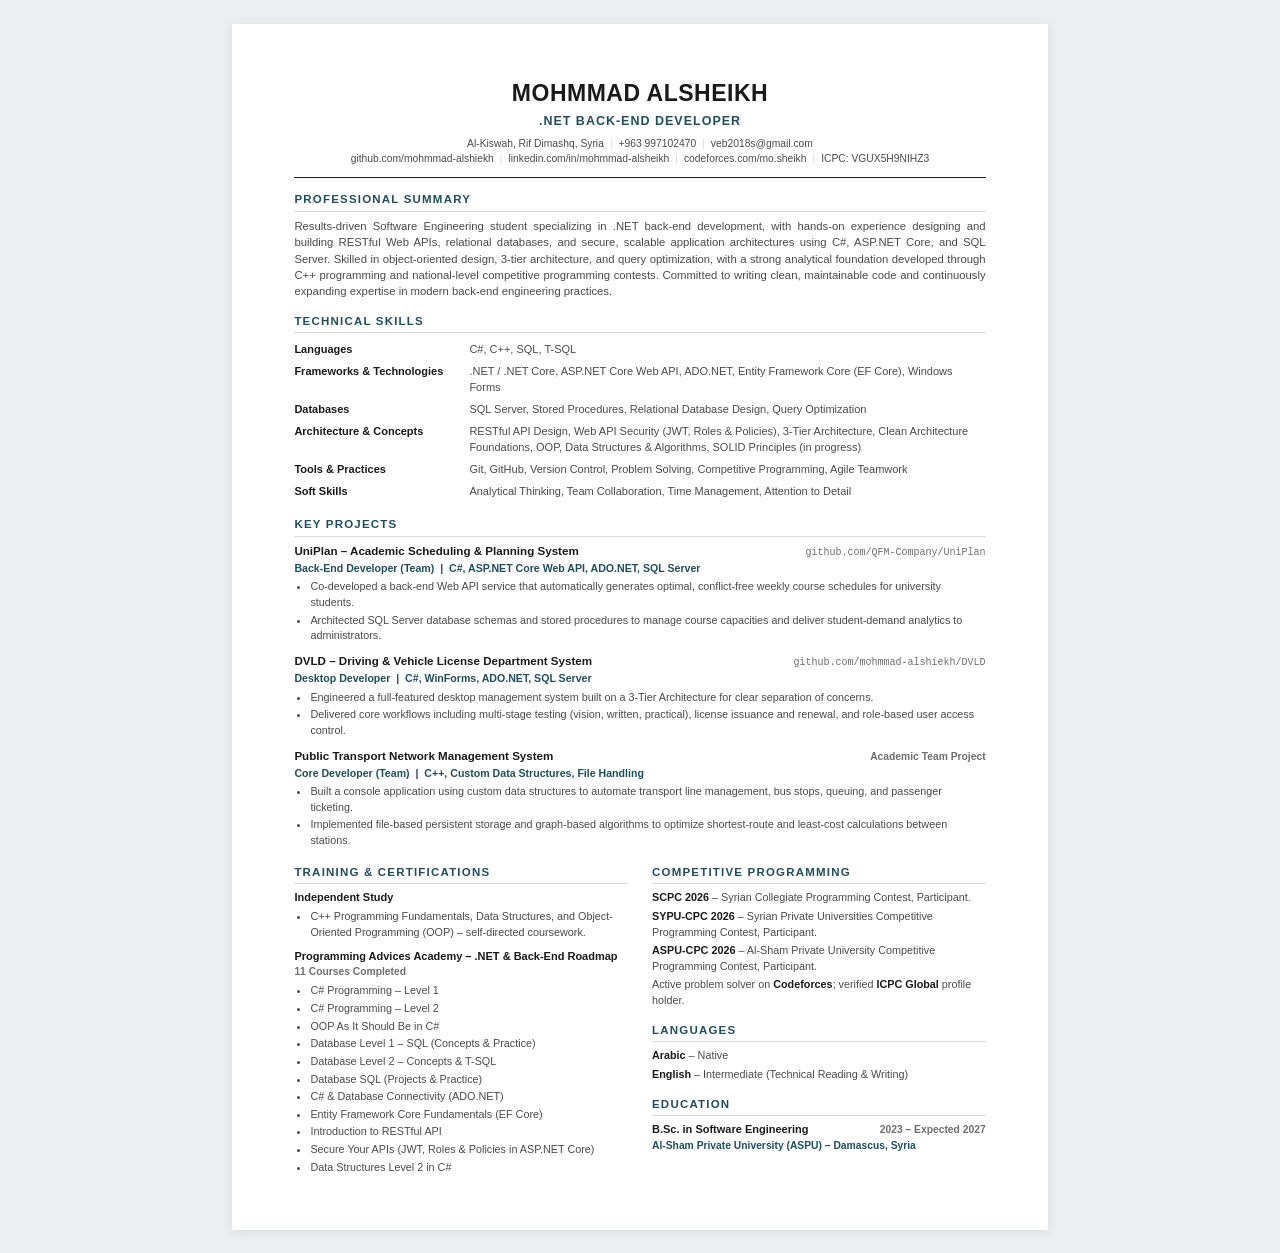
<file: index.html>
<!doctype html>
<html lang="en">
  <head>
    <meta charset="UTF-8" />
    <meta name="viewport" content="width=device-width, initial-scale=1.0" />
    <title>Mohmmad Alsheikh</title>
    <style>
      :root {
        --ink: #1a1a1a;
        --gray: #4a4a4a;
        --light-gray: #6e6e6e;
        --rule: #d9d9d9;
        --accent: #1f4e5f;
      }

      * {
        box-sizing: border-box;
        margin: 0;
        padding: 0;
      }

      html,
      body {
        background: #eceff1;
      }

      body {
        font-family: "Calibri", "Segoe UI", Arial, Helvetica, sans-serif;
        color: var(--ink);
        font-size: 11.3px;
        line-height: 1.45;
      }

      .page {
        background: #ffffff;
        width: 8.5in;
        min-height: 11in;
        margin: 24px auto;
        padding: 0.55in 0.65in;
        box-shadow: 0 2px 10px rgba(0, 0, 0, 0.08);
      }

      /* Header */
      header {
        text-align: center;
        margin-bottom: 12px;
      }

      h1 {
        font-size: 23px;
        font-weight: 700;
        letter-spacing: 0.5px;
        color: var(--ink);
      }

      .role-title {
        font-size: 12.5px;
        font-weight: 600;
        color: var(--accent);
        text-transform: uppercase;
        letter-spacing: 1px;
        margin-top: 2px;
      }

      .contact-line {
        margin-top: 7px;
        font-size: 10.3px;
        color: var(--gray);
      }

      .contact-line a {
        color: var(--gray);
        text-decoration: none;
      }

      .contact-line span.sep {
        color: var(--rule);
        margin: 0 6px;
      }

      hr.header-rule {
        border: none;
        border-top: 1.5px solid var(--ink);
        margin-top: 10px;
      }

      /* Sections */
      section {
        margin-top: 13px;
      }

      h2 {
        font-size: 11.5px;
        text-transform: uppercase;
        letter-spacing: 1.2px;
        color: var(--accent);
        border-bottom: 1px solid var(--rule);
        padding-bottom: 3px;
        margin-bottom: 6px;
        font-weight: 700;
      }

      p.summary {
        color: var(--gray);
        text-align: justify;
      }

      /* Skills */
      table.skills-grid {
        width: 100%;
        border-collapse: collapse;
        font-size: 11px;
      }

      .skills-grid td {
        padding: 3px 0;
        vertical-align: top;
      }

      .skills-grid td.skill-cat {
        font-weight: 700;
        color: var(--ink);
        width: 175px;
        white-space: nowrap;
        padding-right: 12px;
      }

      .skills-grid td.skill-val {
        color: var(--gray);
      }

      /* Items (projects / education / certs) */
      .item {
        margin-bottom: 9px;
      }
      .item:last-child {
        margin-bottom: 0;
      }

      .item-header {
        display: flex;
        justify-content: space-between;
        align-items: baseline;
        flex-wrap: wrap;
      }

      .item-title {
        font-weight: 700;
        font-size: 11.6px;
        color: var(--ink);
      }

      .item-date {
        font-size: 10.3px;
        color: var(--light-gray);
        font-weight: 600;
        white-space: nowrap;
      }

      .item-sub {
        font-size: 10.6px;
        color: var(--accent);
        font-weight: 600;
        margin-top: 1px;
      }

      .item-link {
        font-size: 10px;
        color: var(--light-gray);
        text-decoration: none;
        font-family: "Consolas", monospace;
      }

      ul.bullets {
        list-style-type: disc;
        margin-left: 16px;
        margin-top: 3px;
      }

      ul.bullets li {
        margin-bottom: 2px;
        font-size: 10.8px;
        color: var(--gray);
      }

      /* Two-column layout for lower sections to keep to one page */
      .two-col {
        display: grid;
        grid-template-columns: 1fr 1fr;
        column-gap: 24px;
      }

      .inline-list {
        list-style: none;
        margin-left: 0;
      }

      .inline-list li {
        font-size: 10.8px;
        color: var(--gray);
        margin-bottom: 3px;
      }

      .inline-list li strong {
        color: var(--ink);
      }

      /* ===================== MOBILE ===================== */
      @media screen and (max-width: 820px) {
        html,
        body {
          background: #ffffff;
        }

        body {
          font-size: 12.2px;
          line-height: 1.5;
        }

        .page {
          width: 100%;
          min-height: 0;
          margin: 0 auto;
          padding: 18px 15px 28px;
          box-shadow: none;
          border-radius: 0;
        }

        header {
          margin-bottom: 10px;
        }

        h1 {
          font-size: 20px;
          letter-spacing: 0.4px;
        }

        .role-title {
          font-size: 11.5px;
          letter-spacing: 0.8px;
        }

        .contact-line {
          font-size: 11px;
          line-height: 1.7;
        }

        .contact-line span.sep {
          display: none;
        }

        .contact-line a,
        .contact-line {
          overflow-wrap: anywhere;
          word-break: break-word;
        }

        hr.header-rule {
          margin-top: 8px;
        }

        section {
          margin-top: 14px;
        }

        h2 {
          font-size: 11.5px;
          letter-spacing: 1px;
          margin-bottom: 6px;
        }

        p.summary {
          text-align: left;
          font-size: 11.4px;
        }

        table.skills-grid,
        .skills-grid tbody,
        .skills-grid tr,
        .skills-grid td {
          display: block;
          width: 100%;
        }

        .skills-grid tr {
          padding: 6px 0;
          border-bottom: 1px dashed var(--rule);
        }

        .skills-grid tr:last-child {
          border-bottom: none;
        }

        .skills-grid td.skill-cat {
          width: auto;
          white-space: normal;
          padding: 0 0 2px;
          font-size: 11.4px;
        }

        .skills-grid td.skill-val {
          padding: 0;
          font-size: 11.2px;
        }

        .item {
          margin-bottom: 11px;
        }

        .item-header {
          display: block;
        }

        .item-title {
          font-size: 12.2px;
          display: block;
        }

        .item-date {
          display: block;
          margin-top: 2px;
          white-space: normal;
        }

        .item-sub {
          font-size: 11px;
          line-height: 1.5;
        }

        .item-link {
          display: block;
          margin-top: 2px;
          font-size: 10.4px;
          overflow-wrap: anywhere;
          word-break: break-word;
        }

        ul.bullets {
          margin-left: 17px;
          margin-top: 4px;
        }

        ul.bullets li {
          font-size: 11.2px;
          margin-bottom: 3px;
        }

        .two-col {
          display: block;
        }

        .inline-list li {
          font-size: 11.2px;
          margin-bottom: 4px;
        }
      }

      @media screen and (max-width: 400px) {
        .page {
          padding: 15px 12px 24px;
        }

        h1 {
          font-size: 18px;
        }

        .role-title {
          font-size: 10.6px;
        }

        body {
          font-size: 11.8px;
        }

        .item-title {
          font-size: 11.8px;
        }
      }

      /* ===================== PRINT ===================== */
      @media print {
        html,
        body {
          background: #fff;
          width: 8.5in;
          height: 11in;
          -webkit-print-color-adjust: exact !important;
          print-color-adjust: exact !important;
        }

        body {
          font-size: 10.4px;
          line-height: 1.32;
        }

        .page {
          box-shadow: none;
          margin: 0;
          padding: 0.32in 0.5in;
          width: 8.5in;
          min-height: 11in;
          page-break-inside: avoid;
          page-break-after: avoid;
        }

        @page {
          size: Letter;
          margin: 0;
        }

        /* Header */
        header {
          margin-bottom: 8px;
        }
        h1 {
          font-size: 20px;
        }
        .role-title {
          font-size: 11px;
          margin-top: 1px;
        }
        .contact-line {
          font-size: 9.6px;
          margin-top: 5px;
        }
        hr.header-rule {
          margin-top: 7px;
        }

        /* Sections */
        section {
          margin-top: 8px;
        }
        h2 {
          font-size: 10.6px;
          padding-bottom: 2px;
          margin-bottom: 4px;
          letter-spacing: 1px;
        }
        p.summary {
          font-size: 10.2px;
        }

        /* Skills */
        table.skills-grid {
          font-size: 10px;
        }
        .skills-grid td {
          padding: 2px 0;
        }
        .skills-grid td.skill-cat {
          width: 160px;
          padding-right: 10px;
        }

        /* Items */
        .item {
          margin-bottom: 6px;
        }
        .item-title {
          font-size: 10.6px;
        }
        .item-sub {
          font-size: 9.8px;
        }
        .item-date,
        .item-link {
          font-size: 9.4px;
        }

        ul.bullets {
          margin-left: 14px;
          margin-top: 2px;
        }
        ul.bullets li {
          font-size: 10px;
          margin-bottom: 1px;
        }
        .inline-list li {
          font-size: 10px;
          margin-bottom: 2px;
        }

        .two-col {
          column-gap: 18px;
        }
      }
    </style>
  </head>
  <body>
    <div class="page">
      <!-- Header -->
      <header>
        <h1>MOHMMAD ALSHEIKH</h1>
        <div class="role-title">.NET Back-End Developer</div>
        <div class="contact-line">
          Al-Kiswah, Rif Dimashq, Syria<span class="sep">|</span>+963
          997102470<span class="sep">|</span
          ><a href="mailto:veb2018s@gmail.com">veb2018s@gmail.com</a><br />
          <a href="https://github.com/mohmmad-alshiekh"
            >github.com/mohmmad-alshiekh</a
          ><span class="sep">|</span
          ><a href="https://www.linkedin.com/in/mohmmad-alsheikh/"
            >linkedin.com/in/mohmmad-alsheikh</a
          ><span class="sep">|</span
          ><a href="https://codeforces.com/profile/mo.sheikh"
            >codeforces.com/mo.sheikh</a
          ><span class="sep">|</span
          ><a href="https://icpc.global/ICPCID/VGUX5H9NIHZ3"
            >ICPC: VGUX5H9NIHZ3</a
          >
        </div>
        <hr class="header-rule" />
      </header>

      <!-- Professional Summary -->
      <section>
        <h2>Professional Summary</h2>
        <p class="summary">
          Results-driven Software Engineering student specializing in .NET
          back-end development, with hands-on experience designing and building
          RESTful Web APIs, relational databases, and secure, scalable
          application architectures using C#, ASP.NET Core, and SQL Server.
          Skilled in object-oriented design, 3-tier architecture, and query
          optimization, with a strong analytical foundation developed through
          C++ programming and national-level competitive programming contests.
          Committed to writing clean, maintainable code and continuously
          expanding expertise in modern back-end engineering practices.
        </p>
      </section>

      <!-- Technical Skills -->
      <section>
        <h2>Technical Skills</h2>
        <table class="skills-grid">
          <tr>
            <td class="skill-cat">Languages</td>
            <td class="skill-val">C#, C++, SQL, T-SQL</td>
          </tr>
          <tr>
            <td class="skill-cat">Frameworks &amp; Technologies</td>
            <td class="skill-val">
              .NET / .NET Core, ASP.NET Core Web API, ADO.NET, Entity Framework
              Core (EF Core), Windows Forms
            </td>
          </tr>
          <tr>
            <td class="skill-cat">Databases</td>
            <td class="skill-val">
              SQL Server, Stored Procedures, Relational Database Design, Query
              Optimization
            </td>
          </tr>
          <tr>
            <td class="skill-cat">Architecture &amp; Concepts</td>
            <td class="skill-val">
              RESTful API Design, Web API Security (JWT, Roles &amp; Policies),
              3-Tier Architecture, Clean Architecture Foundations, OOP, Data
              Structures &amp; Algorithms, SOLID Principles (in progress)
            </td>
          </tr>
          <tr>
            <td class="skill-cat">Tools &amp; Practices</td>
            <td class="skill-val">
              Git, GitHub, Version Control, Problem Solving, Competitive
              Programming, Agile Teamwork
            </td>
          </tr>
          <tr>
            <td class="skill-cat">Soft Skills</td>
            <td class="skill-val">
              Analytical Thinking, Team Collaboration, Time Management,
              Attention to Detail
            </td>
          </tr>
        </table>
      </section>

      <!-- Key Projects -->
      <section>
        <h2>Key Projects</h2>

        <div class="item">
          <div class="item-header">
            <span class="item-title"
              >UniPlan &ndash; Academic Scheduling &amp; Planning System</span
            >
            <a class="item-link" href="https://github.com/QFM-Company/UniPlan"
              >github.com/QFM-Company/UniPlan</a
            >
          </div>
          <div class="item-sub">
            Back-End Developer (Team) &nbsp;|&nbsp; C#, ASP.NET Core Web API,
            ADO.NET, SQL Server
          </div>
          <ul class="bullets">
            <li>
              Co-developed a back-end Web API service that automatically
              generates optimal, conflict-free weekly course schedules for
              university students.
            </li>
            <li>
              Architected SQL Server database schemas and stored procedures to
              manage course capacities and deliver student-demand analytics to
              administrators.
            </li>
          </ul>
        </div>

        <div class="item">
          <div class="item-header">
            <span class="item-title"
              >DVLD &ndash; Driving &amp; Vehicle License Department
              System</span
            >
            <a class="item-link" href="https://github.com/mohmmad-alshiekh/DVLD"
              >github.com/mohmmad-alshiekh/DVLD</a
            >
          </div>
          <div class="item-sub">
            Desktop Developer &nbsp;|&nbsp; C#, WinForms, ADO.NET, SQL Server
          </div>
          <ul class="bullets">
            <li>
              Engineered a full-featured desktop management system built on a
              3-Tier Architecture for clear separation of concerns.
            </li>
            <li>
              Delivered core workflows including multi-stage testing (vision,
              written, practical), license issuance and renewal, and role-based
              user access control.
            </li>
          </ul>
        </div>

        <div class="item">
          <div class="item-header">
            <span class="item-title"
              >Public Transport Network Management System</span
            >
            <span class="item-date">Academic Team Project</span>
          </div>
          <div class="item-sub">
            Core Developer (Team) &nbsp;|&nbsp; C++, Custom Data Structures,
            File Handling
          </div>
          <ul class="bullets">
            <li>
              Built a console application using custom data structures to
              automate transport line management, bus stops, queuing, and
              passenger ticketing.
            </li>
            <li>
              Implemented file-based persistent storage and graph-based
              algorithms to optimize shortest-route and least-cost calculations
              between stations.
            </li>
          </ul>
        </div>
      </section>

      <div class="two-col">
        <!-- Left column: Certifications + Education -->
        <div>
          <section>
            <h2>Training &amp; Certifications</h2>
            <div class="item">
              <div class="item-title" style="font-size: 11px">
                Independent Study
              </div>
              <ul class="bullets">
                <li>
                  C++ Programming Fundamentals, Data Structures, and
                  Object-Oriented Programming (OOP) &ndash; self-directed
                  coursework.
                </li>
              </ul>
            </div>
            <div class="item">
              <div class="item-title" style="font-size: 11px">
                Programming Advices Academy &ndash; .NET &amp; Back-End Roadmap
              </div>
              <div class="item-date" style="margin-bottom: 3px">
                11 Courses Completed
              </div>
              <ul class="bullets">
                <li>C# Programming &ndash; Level 1</li>
                <li>C# Programming &ndash; Level 2</li>
                <li>OOP As It Should Be in C#</li>
                <li>Database Level 1 &ndash; SQL (Concepts &amp; Practice)</li>
                <li>Database Level 2 &ndash; Concepts &amp; T-SQL</li>
                <li>Database SQL (Projects &amp; Practice)</li>
                <li>C# &amp; Database Connectivity (ADO.NET)</li>
                <li>Entity Framework Core Fundamentals (EF Core)</li>
                <li>Introduction to RESTful API</li>
                <li>
                  Secure Your APIs (JWT, Roles &amp; Policies in ASP.NET Core)
                </li>
                <li>Data Structures Level 2 in C#</li>
              </ul>
            </div>
          </section>
        </div>

        <!-- Right column: Competitive Programming + Languages -->
        <div>
          <section>
            <h2>Competitive Programming</h2>
            <ul class="inline-list">
              <li>
                <strong>SCPC 2026</strong> &ndash; Syrian Collegiate Programming
                Contest, Participant.
              </li>
              <li>
                <strong>SYPU-CPC 2026</strong> &ndash; Syrian Private
                Universities Competitive Programming Contest, Participant.
              </li>
              <li>
                <strong>ASPU-CPC 2026</strong> &ndash; Al-Sham Private
                University Competitive Programming Contest, Participant.
              </li>
              <li>
                Active problem solver on <strong>Codeforces</strong>; verified
                <strong>ICPC Global</strong> profile holder.
              </li>
            </ul>
          </section>

          <section>
            <h2>Languages</h2>
            <ul class="inline-list">
              <li><strong>Arabic</strong> &ndash; Native</li>
              <li>
                <strong>English</strong> &ndash; Intermediate (Technical Reading
                &amp; Writing)
              </li>
            </ul>
          </section>

          <section>
            <h2>Education</h2>
            <div class="item">
              <div class="item-header">
                <span class="item-title" style="font-size: 11px"
                  >B.Sc. in Software Engineering</span
                >
                <span class="item-date">2023 &ndash; Expected 2027</span>
              </div>
              <div class="item-sub" style="font-size: 10.3px">
                Al-Sham Private University (ASPU) &ndash; Damascus, Syria
              </div>
            </div>
          </section>
        </div>
      </div>
    </div>
  </body>
</html>
</file>
